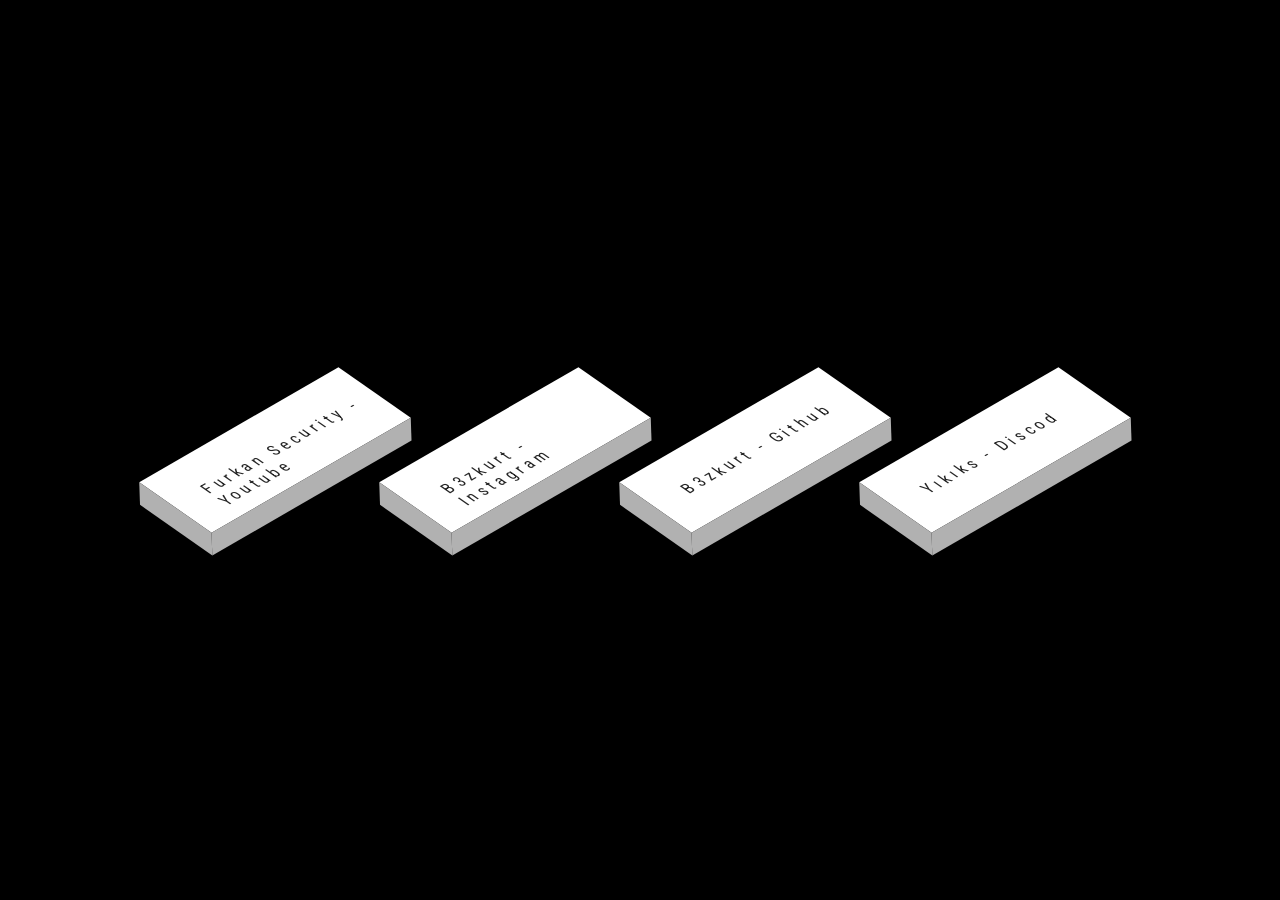
<file: contact.html>
<!DOCTYPE html>
<html lang="en" dir="ltr">
<title>İletişim</title>
<meta charset="utf-8">
<style>
    @import url('https://fonts.googleapis.com/css?family=Roboto+Condensed:300,400');
    body {
  margin:0;
  padding:0;
  background:rgb(0, 0, 0);
  font-family: 'Roboto Condensed', sans-serif;
  
}
ul {
  position:absolute;
  top:50%;
  left:50%;
  transform:translate(-50%, -50%);
  display:flex;
  margin:0;
  padding:0;
}

ul li {
  list-style:none;
  margin:0 5px;
}

ul li a .fa {
  font-size: 40px;
  color: #262626;
  line-height:80px;
  transition: .5s;
  padding-right: 14px;
}

ul li a span {
  padding:0;
  margin:0;
  position:absolute;
  top: 30px;
  color: #262626;
  letter-spacing: 4px;
  transition: .5s;
}

ul li a {
  text-decoration: none;
  display:absolute;
  display:block;
  width:210px;
  height:80px;
  background: #fff;
  text-align:left;
  padding-left: 20px;
  transform: rotate(-30deg) skew(25deg) translate(0,0);
  transition:.5s;
  box-shadow: -20px 20px 10px rgba(0,0,0,.5);
}
ul li a:before {
  content: '';
  position: absolute;
  top:10px;
  left:-20px;
  height:100%;
  width:20px;
  background: #b1b1b1;
  transform: .5s;
  transform: rotate(0deg) skewY(-45deg);
}
ul li a:after {
  content: '';
  position: absolute;
  bottom:-20px;
  left:-10px;
  height:20px;
  width:100%;
  background: #b1b1b1;
  transform: .5s;
  transform: rotate(0deg) skewX(-45deg);
}

ul li a:hover {
  transform: rotate(-30deg) skew(25deg) translate(20px,-15px);
  box-shadow: -50px 50px 50px rgba(0,0,0,.5);
}

ul li:hover .fa {
  color:#fff;
}

ul li:hover span {
  color:#fff;
}

ul li:hover:nth-child(1) a{
  background: #3b5998;
}
ul li:hover:nth-child(1) a:before{
  background: #365492;
}
ul li:hover:nth-child(1) a:after{
  background: #4a69ad;
}

ul li:hover:nth-child(2) a{
  background: #00aced;
}
ul li:hover:nth-child(2) a:before{
  background: #097aa5;
}
ul li:hover:nth-child(2) a:after{
  background: #53b9e0;
}

ul li:hover:nth-child(3) a{
  background: #dd4b39;
}
ul li:hover:nth-child(3) a:before{
  background: #b33a2b;
}
ul li:hover:nth-child(3) a:after{
  background: #e66a5a;
}

ul li:hover:nth-child(4) a{
  background: #e4405f;
}
ul li:hover:nth-child(4) a:before{
  background: #d81c3f;
}
ul li:hover:nth-child(4) a:after{
  background: #e46880;
}
    </style>
    <ul>
      <li>
        <a href="https://www.youtube.com/channel/UCGjuanRklS0SOVGSfoAIc6A">
          <i class="fa fa-youtube" aria-hidden="true"></i>
          <span> Furkan Security - Youtube</span>
        </a>
      </li>
      <li>
        <a href="https://github.com/b3zkurt">
          <i class="fa fa-instagram" aria-hidden="true"></i>
          <span> B3zkurt - Instagram</span>
        </a>
      </li>
      <li>
        <a href="https://instagram.com/b3zkurt/">
          <i class="fa fa-github" aria-hidden="true"></i>
          <span> B3zkurt - Github</span>
        </a>
      </li>
      <li>
        <a href="https://github.com/b3zkurt">
          <i class="fa fa-discord" aria-hidden="true"></i>
          <span> Yıkıks - Discod</span>
        </a>
      </li>
      <li>
      </li>
</file>
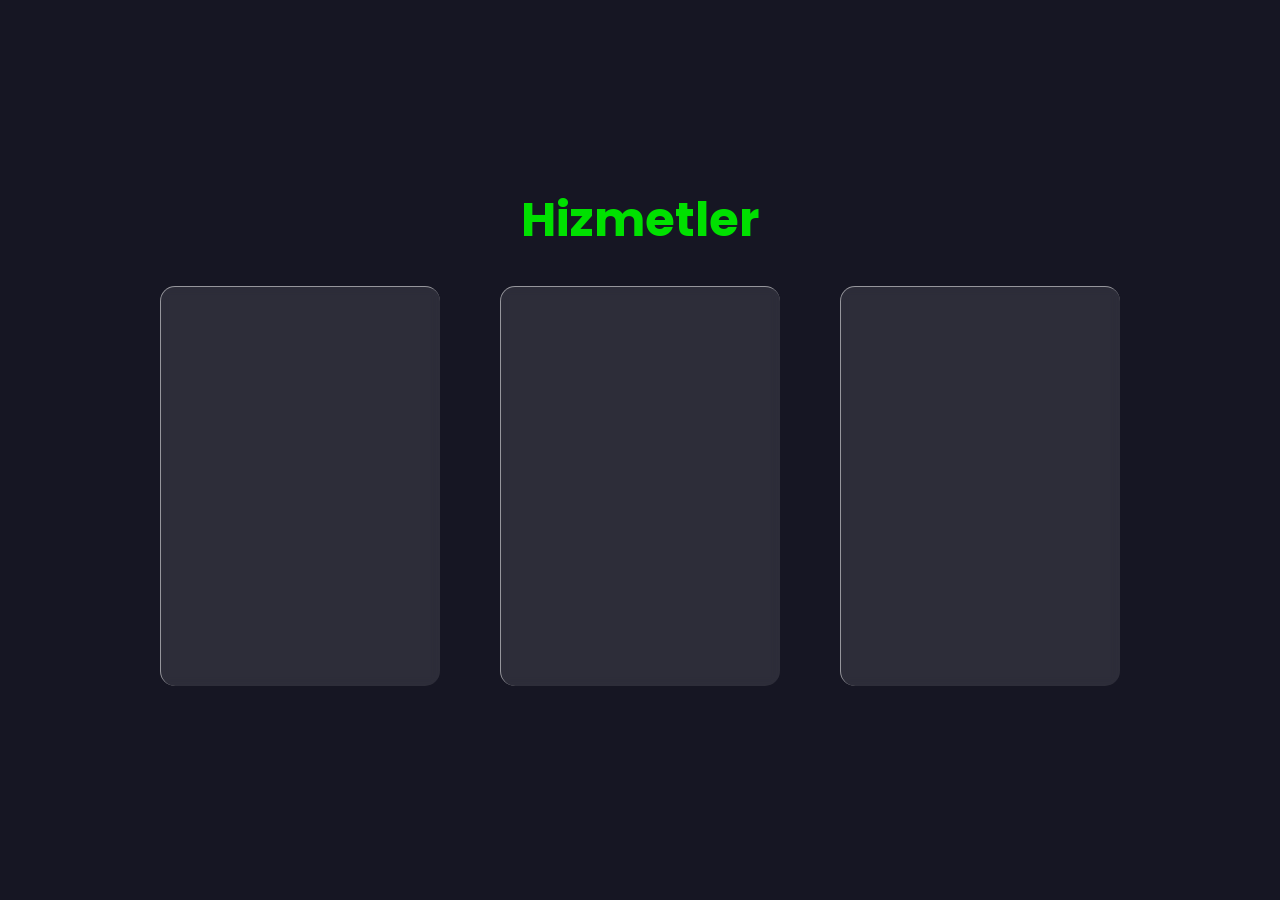
<file: hizmetler.html>
<!DOCTYPE html>
<html>
<head>
    <meta charset="utf-8">
    <title>Hizmetler</title>
</head>
<body>
  <H2 class=dd-postheader></TITLE><FONT color=whet size=9 face="Keania One" align="center"><p>Hizmetler</p></FONT>
    <div class="container">
      <div class="card">
        <div class="content">
          <h2></h2>
          <h3>Sosyal Medya</h3>
          <p>Sosyal Medya Alanında Her Türlü Profesyonel Hizmet.</p>
          <a href="https://instagram.com/b3zkurt/"">Daha fazla bilgi</a>
        </div>
      </div>  
      <div class="card">
        <div class="content">
          <h2></h2>
          <h3>Web</h3>
          <p>Web Alanında Her Türlü Profesyonel Hizmet.</p>
          <a href="https://instagram.com/b3zkurt/"">Daha fazla bilgi</a>
        </div>
      </div>  
      <div class="card">
        <div class="content">
          <h2></h2>
          <h3>Siber Güvenlik</h3>
          <p>Siber Güvenlik Alanında Her Türlü Profesyonel Hizmet.</p>
          <a href="https://instagram.com/b3zkurt/"">Daha fazla bilgi</a>
        </div>
      </div>
    </div>
</body>
<style title="css">
    @import url('https://fonts.googleapis.com/css?family=Poppins:200,300,400,500,600,700,800,900&display=swap');
    *
    {
    margin: 0;
    padding: 0;
    box-sizing: border-box;
    font-family: 'Poppins', sans-serif;
    }
    body
    {
    display: flex;
    justify-content: center;
    align-items: center;
    min-height: 100vh;
    background: #161623;
    }
    body::before
    {
    content: '';
    position: absolute;
    top: 0;
    left: 0;
    width: 100%;
    height: 100%;
    clip-path: circle(30% at right 70%);
    }
    body::after
    {
    content: '';
    position: absolute;
    top: 0;
    left: 0;
    width: 100%;
    height: 100%;
    clip-path: circle(20% at 10% 10%);
    }
    .container
    {
    position: relative;
    display: flex;
    justify-content: center;
    align-items: center;
    max-width: 1200px;
    flex-wrap: wrap;
    z-index: 1;
    }
    .container .card
    {
    position: relative;
    width: 280px;
    height: 400px;
    margin: 30px;
    box-shadow: 20px 20px 50px rgba(0, 0, 0, 0, 5);
    border-radius: 15px;
    background: rgba(255, 255, 255, 0.1);
    overflow: hidden;
    display: flex;
    justify-content: center;
    align-items: center;
    border-top: 1px solid rgba(255, 255, 255, 0.5);
    border-left: 1px solid rgba(255, 255, 255, 0.5);
    backdrop-filter: blur(5px);
    }
    .container .card .content
    { 
   padding: 20px;
   text-align: center;
   transform: translateY(100px);
   opacity: 0;
   transition: 0.5s;
   }
   .container .card:hover .content
   {
   transform: translateY(0px);
   opacity: 1;
   }
   .container .card .content h2
   {
   position: absolute;
   top: -80px;
   right: 30px;
   font-size: 8em;
   color: rgba(255, 255, 255, 0.05);
   pointer-events: none;
   }
   .container .card .content h3
   {
   font-size: 1.8em;
   color: #fff;
   font-weight: 300;
   }
   .container .card .content a
   {
   position: relative;
   display: inline-block;
   padding: 8px 20px;
   margin-top: 15px;
   background: #fff;
   color: #000;
   border-radius: 20px;
   text-decoration: none;
   font-weight: 500;
   box-shadow: 0 5px 15px rgba(0, 0, 0, 0.2);
  }
</style>
</html>
</file>
